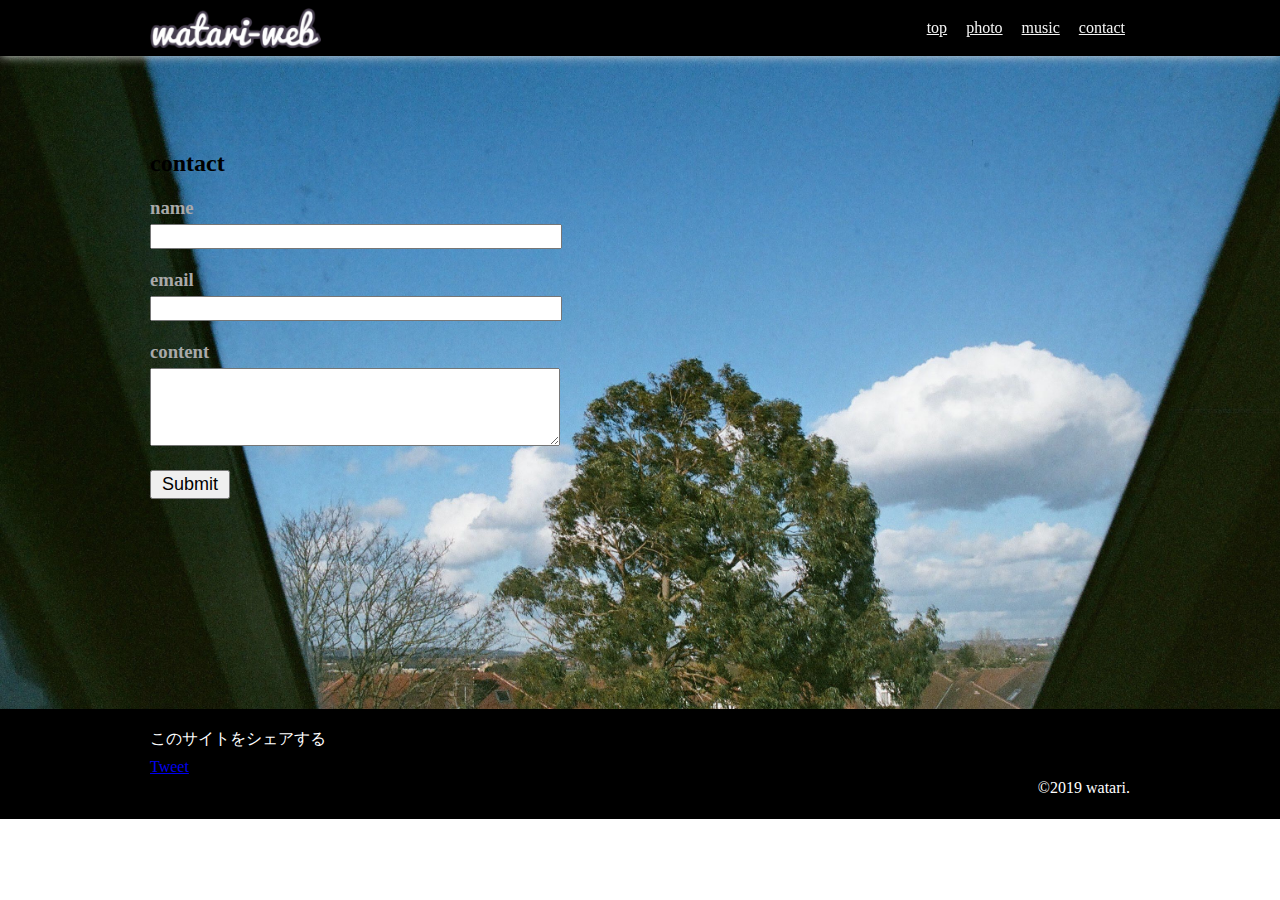
<file: contact.html>
<!DOCTYPE html>
<html lang="en">
<head>
    <meta charset="UTF-8">
    <meta name="viewport" content="width=device-width, initial-scale=1.0">
    <meta http-equiv="X-UA-Compatible" content="ie=edge">
    <title>watari-web | コンタクト</title>
    <link rel = "stylesheet" href = "common.css">
    <link rel = "stylesheet" href = "contact.css">
</head>
<body>
        <div class = "header">
                <div class = "container">
                <div class = "header-left">
                    <img class = "header-logo" src = "images/header-logo.PNG" alt = "watari-web">
                </div>
                <div class = "header-right">
                    <a href = "index.html">top</a>
                    <a href = "photo.html">photo</a>
                    <a href = "music.html">music</a>
                    <a href = "contact.html">contact</a>
                </div>
                <div class = "clear"></div>
                </div>
            </div>    

<div class = "contact">
 <div class = "container">
     <h2 class = "contact-title">contact</h2>
     <form class = "contact-form">
         <h3>name</h3>
         <input type = "text" required>
         <h3>email</h3>
         <input type = "email" required>
         <h3>content</h3>
         <textarea rows = "4" required></textarea>
         <br>
         <input type = "submit" class = "submit-button">
     </form>
 </div>
</div>

<div class = "footer">
    <div class = "container">
        <div class = "footer-left">
            <p>このサイトをシェアする</p>
            <a href="https://twitter.com/share?ref_src=twsrc%5Etfw" class="twitter-share-button" data-text="watari-web" data-show-count="false">Tweet</a><script async src="https://platform.twitter.com/widgets.js" charset="utf-8"></script>
        </div>
        <div class = "footer-right">
            &copy;2019 watari.
        </div>
    </div>
</div>

</body>
</html>
</file>
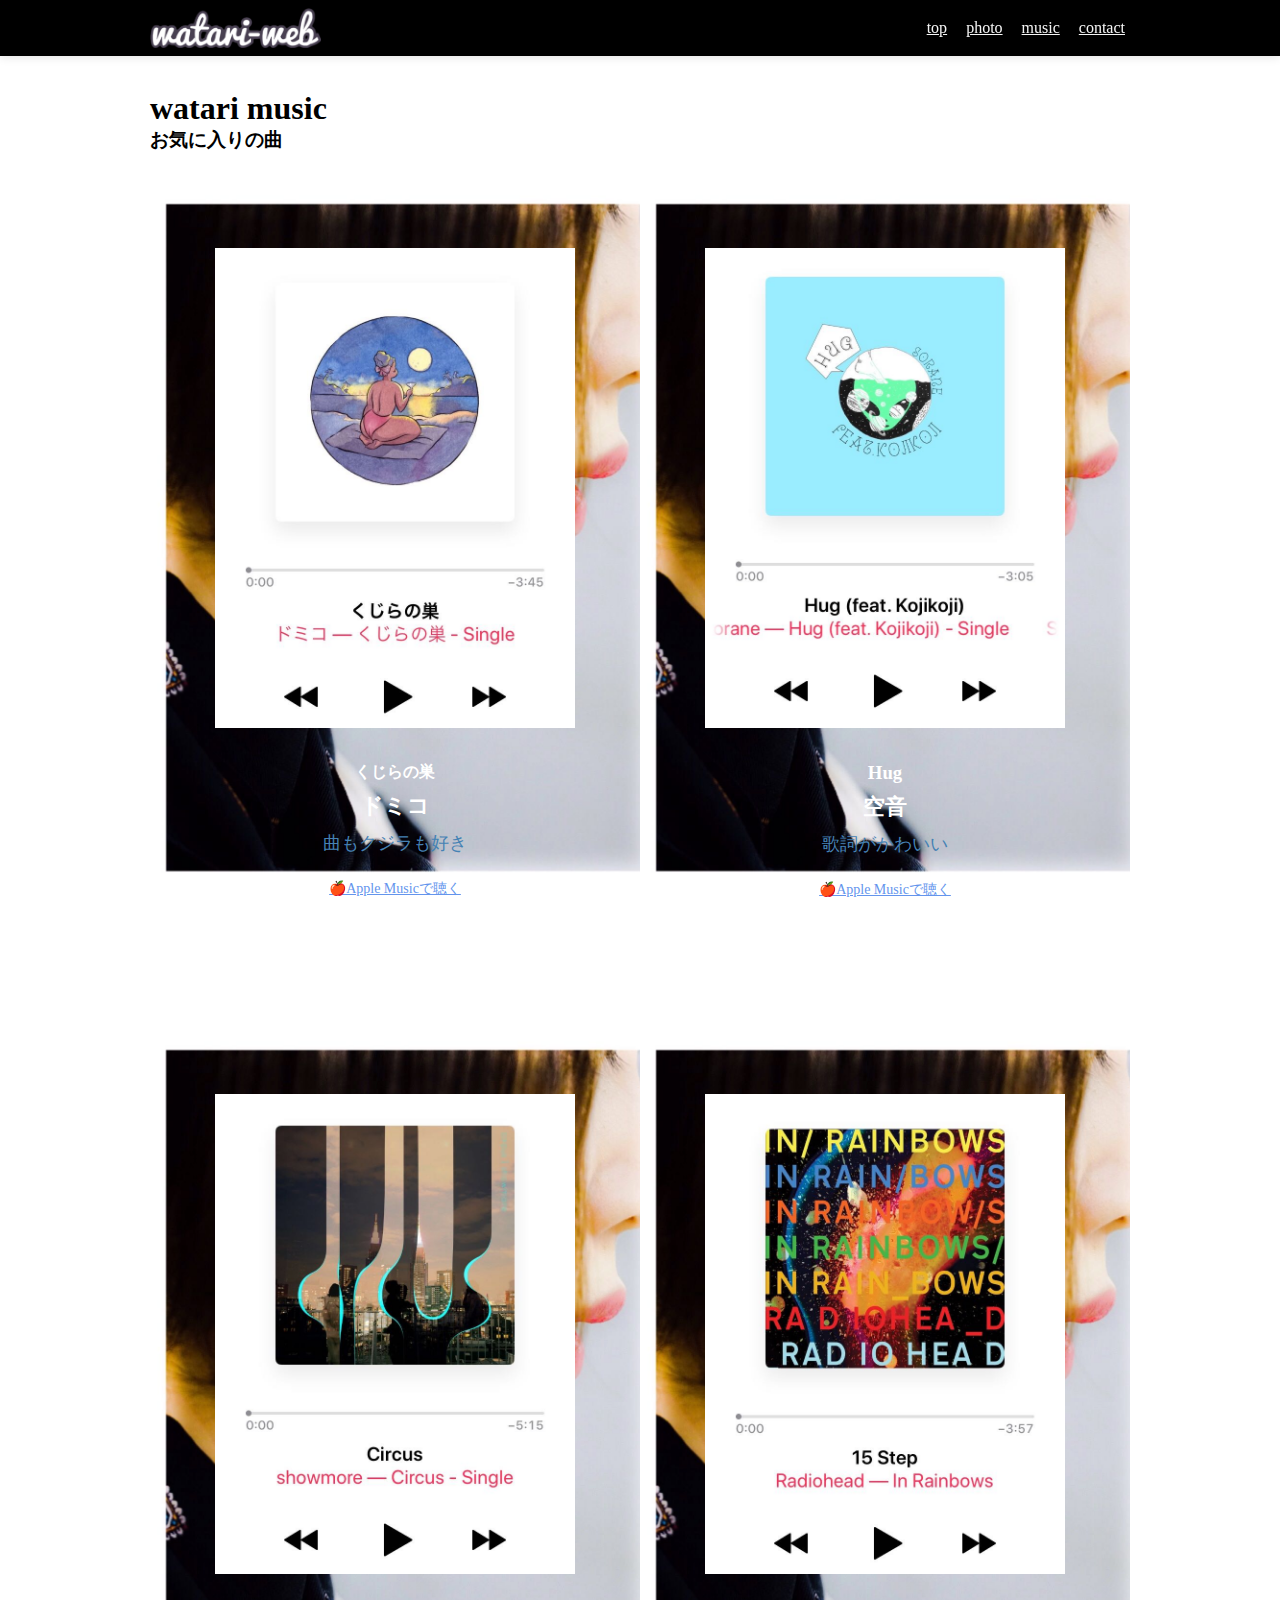
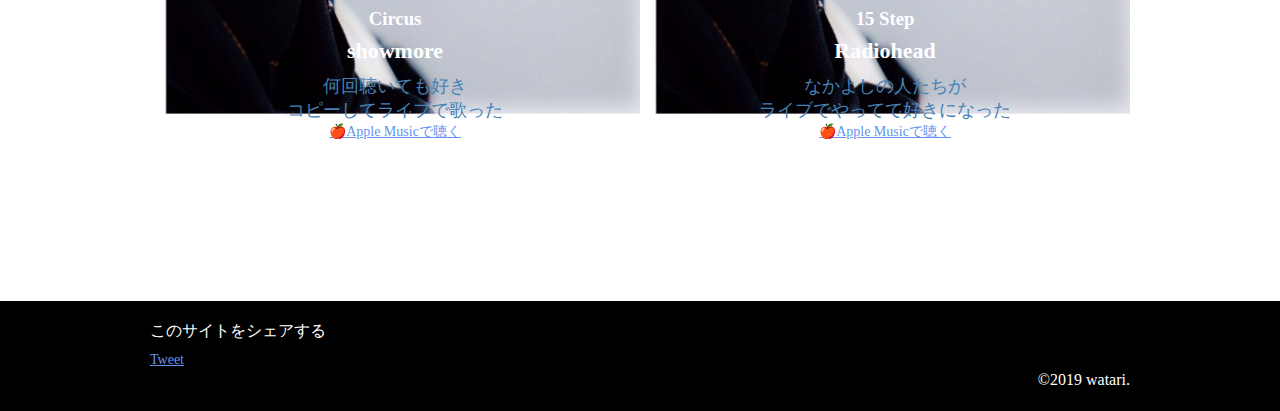
<file: music.html>
<!DOCTYPE html>
<html lang="en">
<head>
    <meta charset="UTF-8">
    <meta name="viewport" content="width=device-width, initial-scale=1.0">
    <meta http-equiv="X-UA-Compatible" content="ie=edge">
    <title>watari-web | ミュージック</title>
    <link rel = "stylesheet" href = "common.css">
    <link rel = "stylesheet" href = "music.css">
</head>
<body>
<div class = "header">
    <div class = "container">
    <div class = "header-left">
        <img class = "header-logo" src = "images/header-logo.PNG" alt = "watari-web">
    </div>
    <div class = "header-right">
        <a href = "index.html">top</a>
        <a href = "photo.html">photo</a>
        <a href = "music.html">music</a>
        <a href = "contact.html">contact</a>
    </div>
    <div class = "clear"></div>
    </div>
</div>

<div class = "music-top">
    <div class = "container">
        <div class = "top-text">
     <h1>watari music</h1>
     <h3>お気に入りの曲</h3></div>
     <div class = "music-card-wrapper">
        <div class = "music-card">
            <div class = "music-card-inner">
             <img class = "music" src = "images/music-kujira.jpg" alt = "くじらの巣">
             <h4 class = "music-title">くじらの巣</h4>
             <h3 class = "artist">ドミコ</h3>
             <p class = "music-text">
                 曲もクジラも好き
                 <br>
                 　　
             </p>
             <a href = "https://music.apple.com/jp/album/%E3%81%8F%E3%81%98%E3%82%89%E3%81%AE%E5%B7%A3/1238076772?i=1238076887&l=en">🍎Apple Musicで聴く</a>
            </div>
        </div>
        <div class = "music-card">
                <div class = "music-card-inner">
                  <img class = "music" src = "images/music-hug.jpg" alt = "Hug(feat.kojikoji)">
                  <h3 class = "music-title">Hug</h3>
                  <h4 class = "artist">空音</h4>
                  <p class = "music-text">
                      歌詞がかわいい
                      <br>
                      　　　
                  </p>
                  <a href = "https://music.apple.com/jp/album/hug-feat-kojikoji/1477270645?i=1477270859&l=en">🍎Apple Musicで聴く</a>
                  </div>
       </div> 
        <div class = "music-card">
                <div class = "music-card-inner">
                 <img class = "music" src = "images/music-circus.jpg" alt = "Circus">
                 <h3 class = "music-title">Circus</h3>
                 <h4 class = "artist">showmore</h4>
                 <p class = "music-text">
                     何回聴いても好き
                     <br>
                     コピーしてライブで歌った
                 </p>
                 <a href = "https://music.apple.com/jp/album/circus/1294151913?i=1294151917&l=en">🍎Apple Musicで聴く</a>
                </div>
        </div>
        <div class = "music-card">
                 <div class = "music-card-inner">
                     <img class = "music" src = "images/music-15step.jpg" alt = "15 Step">
                     <h3 class = "music-title">15 Step</h3>
                     <h4 class = "artist">Radiohead</h4>
                     <p class = "music-text">
                         なかよしの人たちが
                         <br>
                         ライブでやってて好きになった
                     </p>
                     <a href = "https://music.apple.com/jp/album/15-step/1109714933?i=1109715066&l=en">🍎Apple Musicで聴く</a>
                 </div>
        </div>
     </div>
    </div>

</div>

<div class = "footer">
    <div class = "container">
        <div class = "footer-left">
            <p>このサイトをシェアする</p>
            <a href="https://twitter.com/share?ref_src=twsrc%5Etfw" class="twitter-share-button" data-text="watari-web" data-show-count="false">Tweet</a><script async src="https://platform.twitter.com/widgets.js" charset="utf-8"></script>
        </div>
        <div class = "footer-right">
            &copy;2019 watari.
        </div>
    </div>
</div>

    
</body>
</html>
</file>
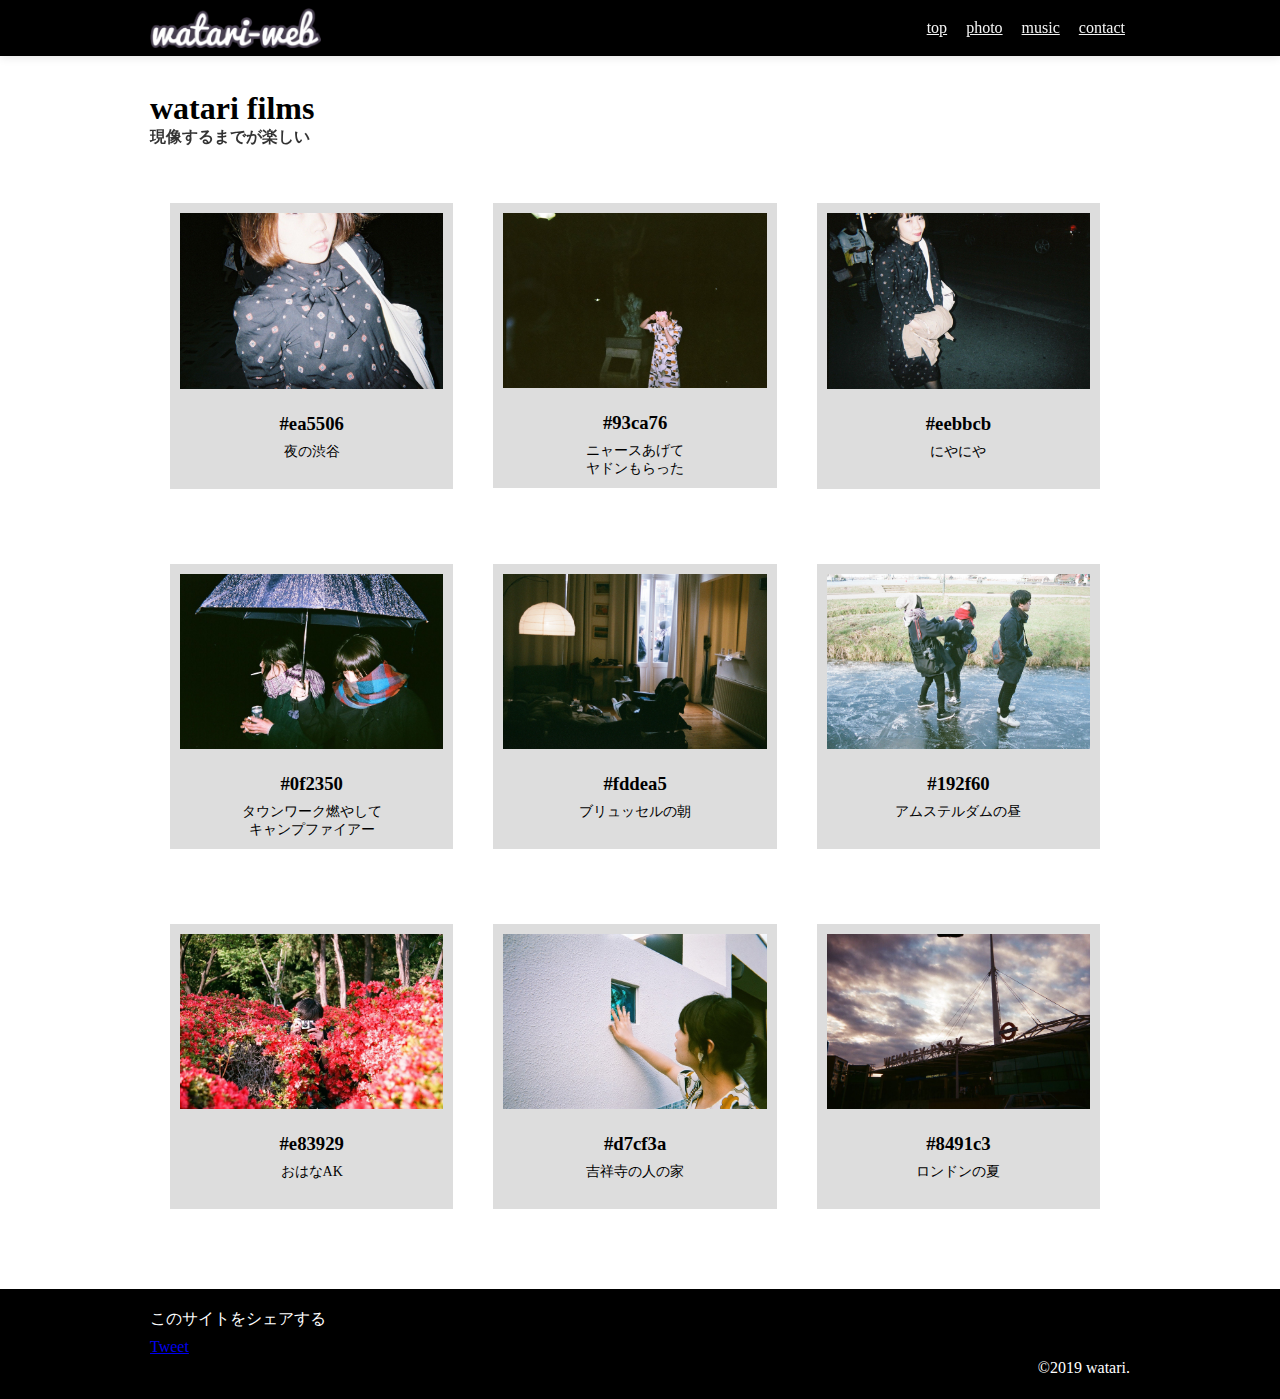
<file: photo.html>
<!DOCTYPE html>
<html lang="en">
<head>
    <meta charset="UTF-8">
    <meta name="viewport" content="width=device-width, initial-scale=1.0">
    <meta http-equiv="X-UA-Compatible" content="ie=edge">
    <title>watari-web | フォト</title>
    <link rel = "stylesheet" href = "common.css">
    <link rel = "stylesheet" href = "photo.css">
</head>
<body>
        <div class = "header">
                <div class = "container">
                <div class = "header-left">
                    <img class = "header-logo" src = "images/header-logo.PNG" alt = "watari-web">
                </div>
                <div class = "header-right">
                    <a href = "index.html">top</a>
                    <a href = "photo.html">photo</a>
                    <a href = "music.html">music</a>
                    <a href = "contact.html">contact</a>
                </div>
                <div class = "clear"></div>
                </div>
         </div>

         <div class = "photo">
             <div class = "container">
                 <h1>watari films</h1>
                 <h4>現像するまでが楽しい</h4>
                 <div class = "photo-card-wrapper">
                     <div class = "photo-card">
                         <div class = "photo-card-inner">
                             <img class = "films" src = "images/photo-manjyu.JPG" alt = "あかだいだい">
                             <h3 class = "photo-title">#ea5506</h3>
                             <p class = "photo-text">夜の渋谷
                                 <br>
                                 　　　　　　　　
                             </p>
                         </div>
                     </div>
        
                    <div class = "photo-card">
                            <div class = "photo-card-inner">
                                <img class = "films" src = "images/photo-yadon.JPG" alt = "うすもえぎ">
                                <h3 class = "photo-title">#93ca76</h3>
                                <p class = "photo-text">
                                    ニャースあげて
                                    <br>
                                    ヤドンもらった</p>
                            </div>
                    </div>
                    <div class = "photo-card">
                            <div class = "photo-card-inner">
                                <img class = "films" src = "images/photo-niyaniya.JPG" alt = "なでしこいろ">
                                <h3 class = "photo-title">#eebbcb</h3>
                                <p class = "photo-text">にやにや
                                    <br>
                                    　
                                </p>
                            </div>
                    </div>
                    <div class = "photo-card">
                            <div class = "photo-card-inner">
                                <img class = "films" src = "images/photo-ame.jpg" alt = "こいあい">
                                <h3 class = "photo-title">#0f2350</h3>
                                <p class = "photo-text">
                                    タウンワーク燃やして
                                    <br>
                                    キャンプファイアー
                                </p>
                            </div>
                    </div>
                    <div class = "photo-card">
                            <div class = "photo-card-inner">
                                <img class = "films" src = "images/photo-asa.jpg" alt = "はちみついろ">
                                <h3 class = "photo-title">#fddea5</h3>
                                <p class = "photo-text">ブリュッセルの朝
                                    <br>
                                    　
                                </p>
                            </div>
                    </div>
                    <div class = "photo-card">
                            <div class = "photo-card-inner">
                                <img class = "films" src = "images/photo-aho.jpg" alt = "こんじょう">
                                <h3 class = "photo-title">#192f60</h3>
                                <p class = "photo-text">アムステルダムの昼
                                    <br>
                                    　
                                </p>
                            </div>
                    </div>
                    <div class = "photo-card">
                            <div class = "photo-card-inner">
                                <img class = "films" src = "images/photo-ohana.jpg" alt = "べにひ">
                                <h3 class = "photo-title">#e83929</h3>
                                <p class = "photo-text">おはなAK
                                    <br>
                                    　
                                </p>
                            </div>
                    </div>
                    <div class = "photo-card">
                            <div class = "photo-card-inner">
                                <img class = "films" src = "images/photo-ao.JPG" alt = "ひわいろ">
                                <h3 class = "photo-title">#d7cf3a</h3>
                                <p class = "photo-text">吉祥寺の人の家
                                    <br>
                                    　　
                                </p>
                            </div>
                    </div>  
                     <div class = "photo-card">
                            <div class = "photo-card-inner">
                                <img class = "films" src = "images/photo-eki.jpg" alt = "べにかけそらいろ">
                                <h3 class = "photo-title">#8491c3</h3>
                                <p class = "photo-text">ロンドンの夏
                                    <br>
                                    　
                                </p>
                            </div>
                    </div>
                    
                 </div>
             </div>
             <div class = "clear"></div>
         </div>
         
            <div class = "footer">
                    <div class = "container">
                        <div class = "footer-left">
                            <p>このサイトをシェアする</p>
                            <a href="https://twitter.com/share?ref_src=twsrc%5Etfw" class="twitter-share-button" data-text="watari-web" data-show-count="false">Tweet</a><script async src="https://platform.twitter.com/widgets.js" charset="utf-8"></script>
                        </div>
                        <div class = "footer-right">
                            &copy;2019 watari.
                        </div>
                    </div>
                </div>
    
</body>
</html>
</file>
<file: common.css>
@charset "utf-8";
*{
    margin: 0;
    padding: 0;
}
.header{
    height: 56px;
    width: 100%;
    box-shadow: 0 0 10px #dddddd;
    background-color: black;
    position: fixed;
    top: 0;
}
.header-left{
    float: left;
}
.header-right{
    float: right;
}
.clear{
    clear: both;
}
.header-logo{
    height: 40px;
    margin-top: 8px;
}
.header-right a{
    line-height: 56px;
    color: whitesmoke;
    margin-left: 5px;
    font-size: 16px;
    padding: 16px 5px;
}
.header-right a:hover{
    background-color: lightblue;
    transition: background-color 0.5s;
}
.container{
    max-width: 980px;
    padding: 0 30px;
    margin-left: auto;
    margin-right: auto;
}
.footer{
    height: 90px;
    background-color: black;
    color: white;
    padding-top: 20px;
}
.footer-left{
    float: left;
}
.footer-right{
    float: right;
    padding-top: 50px;
}
.footer-left p{
    margin-bottom: 8px;
}
</file>
<file: contact.css>
@charset "utf-8";
.contact{
    padding: 120px 0 60px;
    background-image: url(images/photo-mado.jpg);
    background-size: cover;
}
.contact-title{
    margin-bottom: 15px;
    margin-top: 30px;
}
.contact-form h3{
    margin-top: 20px;
    margin-bottom: 5px;
    color: darkgrey;
}
input,textarea{
    font-size: 15px;
    width: 400px;
    padding: 2px 4px;
}
.submit-button{
    margin-top: 20px;
    font-size: 18px;
    width: 80px;
    margin-bottom: 150px;
}
</file>
<file: music.css>
@charset "utf-8";
.music-top{
    padding: 90px 0 60px;
    color:white;
}
.music-card{
    width: 50%;
    margin-top: 35px;
    margin-bottom:40px; 
    background-image: url(images/photo-kuchibashi.JPG);
    background-size: cover;
}
.music-card-inner{
    padding: 30px 35px;
    text-align: center;
    margin: 30px;
}
.music{
    width: 100%;
    margin-bottom: 30px;
}
.music-title{
    margin-bottom: 8px;
}
.artist{
    font-size: 22px;
}
a{
    font-size: 14px;
    color: cornflowerblue;
}
.music-card-wrapper{
    display: flex;
    flex-wrap: wrap;
}
.music-text{
    font-size: 18px;
    margin-top: 10px;
}
.music-text{
    color: steelblue;
}
.top-text{
    color: black;
}
</file>
<file: photo.css>
@charset "utf-8";
.photo{
    padding: 90px 0 60px;
    color: black;
}
.photo-card{
    width: 33%;
    margin-top: 35px;
}
.photo-card-inner{
    padding: 10px 10px;
    background-color: #dddddd;
    text-align: center;
    margin: 20px;
}
.films{
    width: 100%;
    margin-bottom: 20px;
}
.photo-title{
    margin-bottom: 8px;
}
.photo-text{
    font-size: 14px;
}
.photo-card-wrapper{
    display: flex;
    flex-wrap: wrap;
}
h4{
    opacity: 0.8;
}
</file>
